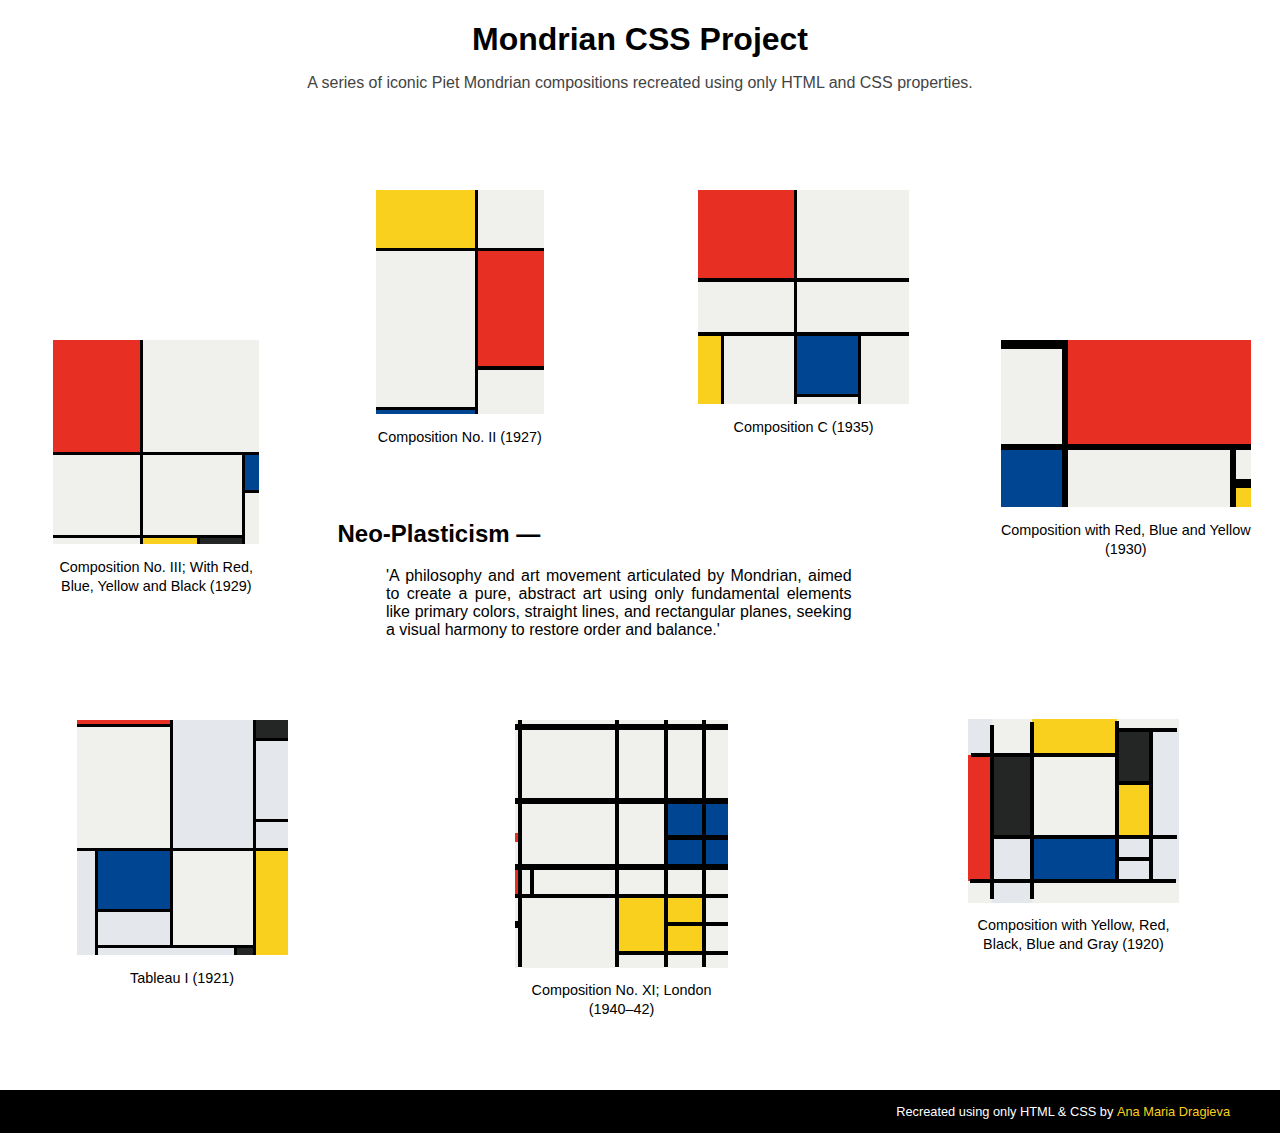
<file: index.html>
<!DOCTYPE html>
<html lang="en">
    <head>
        <meta charset="UTF-8" />
        <meta name="viewport" content="width=device-width, initial-scale=1.0"/>
        <title>Mondrian CSS</title>
        <link rel="stylesheet" href="style.css"/>
        <link rel="icon" type="image/png" href="favicon.png"/>
    </head>

    <body class="home">
        <div class="home-container">
            <div class="headline">
                <h1 class="home-title">Mondrian CSS Project</h1>
                <p class="home-description">
                    A series of iconic Piet Mondrian compositions recreated using only
                    HTML and CSS properties.
                </p>
            </div>
            <div class="subtext">
                <div class="subtext-title">
                    <h2>Neo-plasticism —</h2>
                </div>
                <div class="description">
                    <p>
                        'A philosophy and art movement articulated by Mondrian, 
                        aimed to create a pure, abstract art using only fundamental 
                        elements like primary colors, straight lines, and rectangular 
                        planes, seeking a visual harmony to restore order and balance.'
                    </p>
                </div>
            </div>

            <a href="mondrian-1.html" class="thumbnail-link mini1" onclick="zoomAndGo(event, this)">
                <div class="grid-container mondrian-thumbnail1">
                    <div class="one red"></div>
                    <div class="two white"></div>
                    <div class="three white"></div>
                    <div class="four white"></div>
                    <div class="five blue"></div>
                    <div class="six white"></div>
                    <div class="seven white"></div>
                    <div class="eight yellow"></div>
                    <div class="nine black"></div>
                </div>
                <p class="mondrian-title1">Composition No. III; With Red, Blue, Yellow and Black (1929)</p>
            </a>
            
            <a href="mondrian-2.html" class="thumbnail-link mini2" onclick="zoomAndGo(event, this)">
                <div class="grid-container mondrian-thumbnail2">
                    <div class="one yellow"></div>
                    <div class="two white"></div>
                    <div class="three white"></div>
                    <div class="four red"></div>
                    <div class="five white"></div>
                    <div class="six blue"></div>
                </div>
                <p class="mondrian-title2">Composition No. II (1927)</p>
            </a>

            <a href="mondrian-3.html" class="thumbnail-link mini3" onclick="zoomAndGo(event, this)">
                <div class="grid-container mondrian-thumbnail3">
                    <div class="one red"></div>
                    <div class="two white"></div>
                    <div class="three white"></div>
                    <div class="four white"></div>
                    <div class="five yellow"></div>
                    <div class="six white"></div>
                    <div class="seven blue"></div>
                    <div class="eight white"></div>
                    <div class="nine white"></div>
                </div>
                <p class="mondrian-title3">Composition C (1935)</p>
            </a>

            <a href="mondrian-4.html" class="thumbnail-link mini4" onclick="zoomAndGo(event, this)">
                <div class="grid-container mondrian-thumbnail4">
                    <div class="one white"></div>
                    <div class="two red"></div>
                    <div class="three blue"></div>
                    <div class="four white"></div>
                    <div class="five white"></div>
                    <div class="six yellow"></div>
                </div>
                <p class="mondrian-title4">Composition with Red, Blue and Yellow (1930)</p>
            </a>

            <a href="mondrian-5.html" class="thumbnail-link mini5" onclick="zoomAndGo(event, this)">
                <div class="grid-container mondrian-thumbnail5">
                    <div class="one red"></div>
                    <div class="two offwhite"></div>
                    <div class="three black"></div>
                    <div class="four white"></div>
                    <div class="five offwhite"></div>
                    <div class="six offwhite"></div>
                    <div class="seven offwhite"></div>
                    <div class="eight blue"></div>
                    <div class="nine white"></div>
                    <div class="ten yellow"></div>
                    <div class="eleven offwhite"></div>
                    <div class="twelve offwhite"></div>
                    <div class="thirteen black"></div>
                </div>
                <p class="mondrian-title5">Tableau I (1921)</p>
            </a>
            
            <a href="mondrian-6.html" class="thumbnail-link mini6" onclick="zoomAndGo(event, this)">
                <div class="grid-container mondrian-thumbnail6">
                    <div class="one offwhite"></div>
                    <div class="two white"></div>
                    <div class="three yellow"></div>
                    <div class="four white"></div>
                    <div class="five black"></div>
                    <div class="six offwhite"></div>
                    <div class="seven red"></div>
                    <div class="eight black"></div>
                    <div class="nine white"></div>
                    <div class="ten yellow"></div>
                    <div class="eleven offwhite"></div>
                    <div class="twelve blue"></div>
                    <div class="thirteen offwhite"></div>
                    <div class="fourteen offwhite"></div>
                    <div class="fifteen offwhite"></div>
                    <div class="sixteen white"></div>
                    <div class="seventeen offwhite"></div>
                    <div class="eighteen white"></div>
    
                    <div class="edge offwhite1"></div>
                    <div class="edge offwhite2"></div>
                    <div class="edge white1"></div>
                    <div class="edge white2"></div>
                    <div class="edge yellow1"></div>
                    <div class="edge yellow2"></div>
                    <div class="edge white3"></div>
                    <div class="edge white4"></div>
                    <div class="edge offwhite3"></div>
                    <div class="edge red1"></div>
                    <div class="edge red2"></div>
                    <div class="edge offwhite4"></div>
                    <div class="edge offwhite5"></div>
                    <div class="edge white5"></div>
                    <div class="edge white6"></div>
                    <div class="edge offwhite6"></div>
                    <div class="edge white7"></div>
                    <div class="edge white8"></div>
                </div>
                <p class="mondrian-title6">Composition with Yellow, Red, Black, Blue and Gray (1920)</p>
            </a>

            <a href="mondrian-7.html" class="thumbnail-link mini7" onclick="zoomAndGo(event, this)">
                <div class="grid-container mondrian-thumbnail7">
                    <div class="one white"></div>
                    <div class="two white"></div>
                    <div class="three white"></div>
                    <div class="four white"></div>
                    <div class="five white"></div>
                    <div class="six white thicker-line"></div>
                    <div class="seven white thicker-line"></div>
                    <div class="eight white thicker-line"></div>
                    <div class="nine white thicker-line"></div>
                    <div class="ten white thicker-line"></div>
                    <div class="eleven white thicker-line"></div>
                    <div class="twelve white thicker-line"></div>
                    <div class="thirteen white thicker-line"></div>
                    <div class="fourteen blue thicker-line"></div>
                    <div class="fifteen blue thicker-line"></div>
                    <div class="sixteen red"></div>
                    <div class="seventeen blue"></div>
                    <div class="eighteen blue"></div>
                    <div class="nineteen red thicker-line"></div>
                    <div class="twenty white thicker-line"></div>
                    <div class="twentyone white thicker-line"></div>
                    <div class="twentytwo white thicker-line"></div>
                    <div class="twentythree white thicker-line"></div>
                    <div class="twentyfour white thicker-line"></div>
                    <div class="twentyfive white"></div>
                    <div class="twentysix white"></div>
                    <div class="twentyseven yellow"></div>
                    <div class="twentyeight yellow"></div>
                    <div class="twentynine white"></div>
                    <div class="thirty white"></div>
    
                    <div class="thirtyone yellow"></div>
                    <div class="thirtytwo white"></div>
                    <div class="thirtythree white"></div>
                    <div class="thirtyfour white"></div>
                    <div class="thirtyfive white"></div>
                </div>
                <p class="mondrian-title7">Composition No. XI; London (1940–42)</p>
            </a>

        </div>

        <footer class="footer">
            <p>
                Recreated using only HTML & CSS by 
                <a href="https://github.com/anamariadragieva" target="_blank">Ana Maria Dragieva</a>
            </p>
        </footer>

        <script>
            // Reset zoom on back/refresh
            window.addEventListener('pageshow', () => {
                document.querySelectorAll('.grid-container.zoomed').forEach(el => {
                    el.classList.remove('zoomed');
                });
            });
    
            // Zoom and navigate
            function zoomAndGo(event, el) {
              event.preventDefault(); // Stop browser from navigating immediately
              const grid = el.querySelector('.grid-container');
              grid.classList.add('zoomed');
              setTimeout(() => {
                window.location.href = el.getAttribute('href');
              }, 600); // Match transition duration
            }
        </script>

    </body>

</html>
</file>
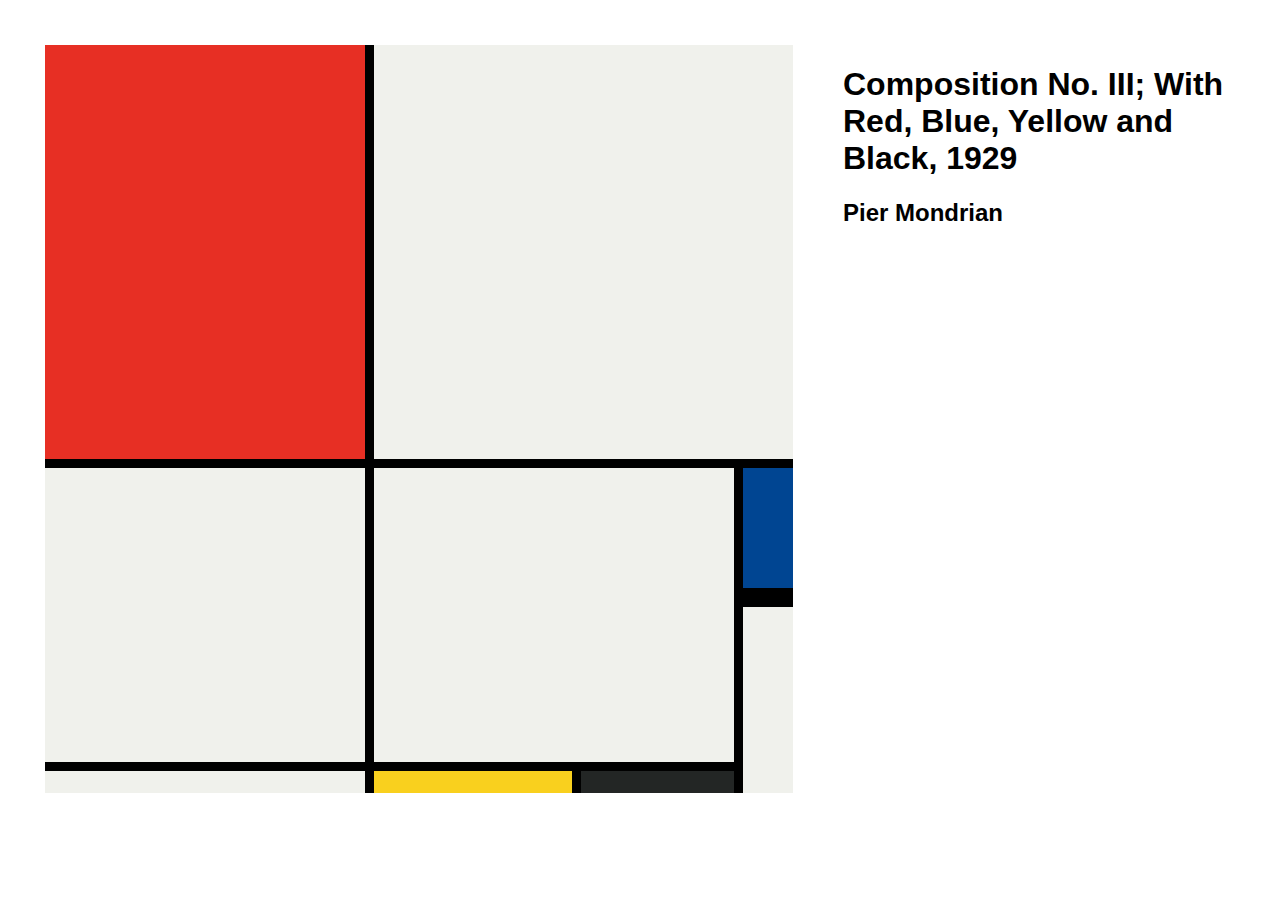
<file: mondrian-1.html>
<!DOCTYPE html>
<html lang="en">
    <head>
        <meta charset="UTF-8">
        <meta name="viewport" content="width=device-width, initial-scale=1.0">
        <title>Composition No. III; With Red, Blue, Yellow and Black, 1929</title>
        <link rel="stylesheet" href="./style.css"/>
        <link rel="icon" type="image/png" href="favicon.png"/>
    </head>

    <body class="mondrian-1">
        <div class="flex-container">
            <div class="grid-container main">
                <div class="one red"></div>
                <div class="two white"></div>
                <div class="three white"></div>
                <div class="four white"></div>
                <div class="five blue"></div>
                <div class="six white"></div>
                <div class="seven white"></div>
                <div class="eight yellow"></div>
                <div class="nine black"></div>
            </div>
            <div class="text">
                <h1 class="title">Composition No. III; With Red, Blue, Yellow and Black, 1929</h1>
                <h2 class="artist">Pier Mondrian</h2>
            </div>
        </div>

    </body>

</html>
</file>
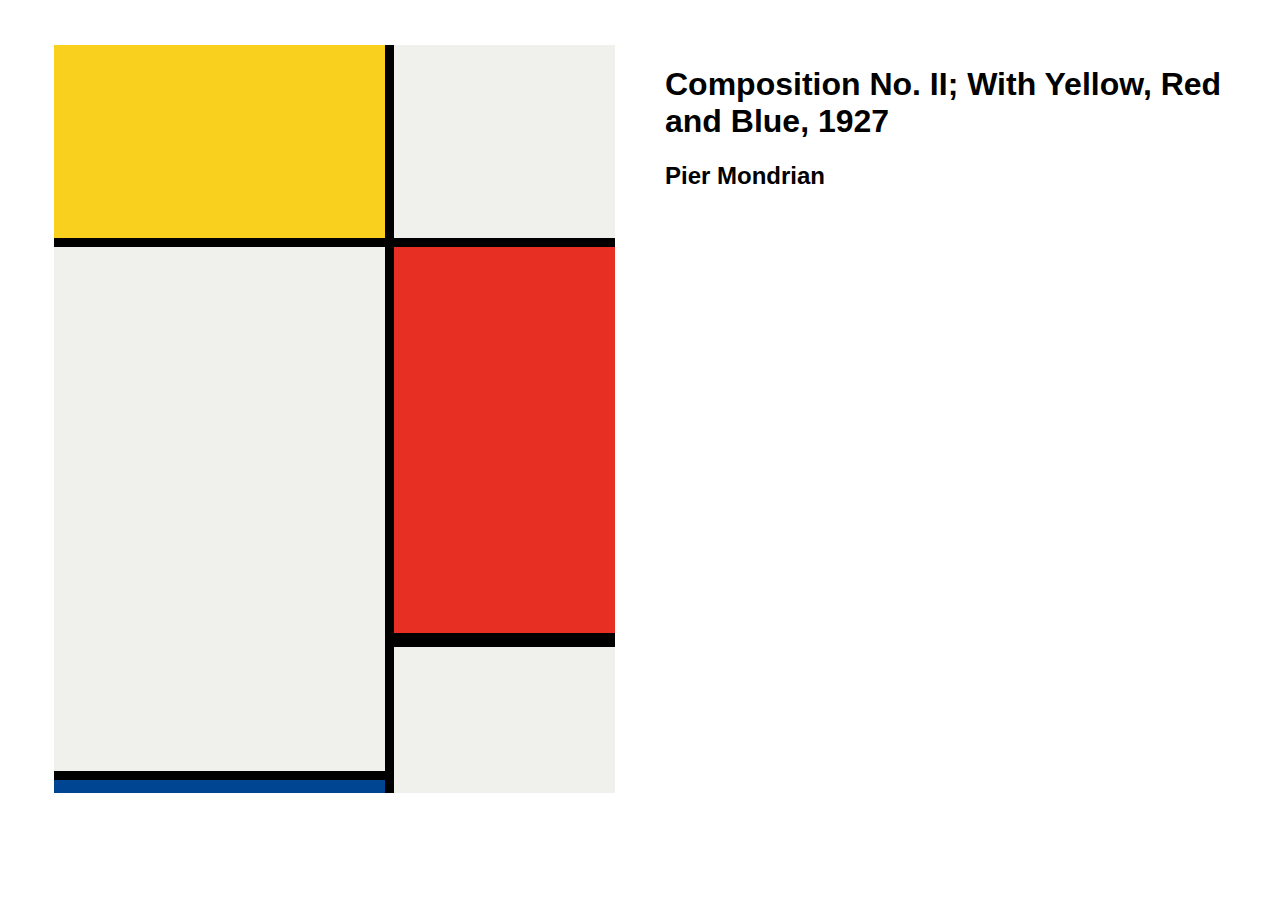
<file: mondrian-2.html>
<!DOCTYPE html>
<html lang="en">
    <head>
        <meta charset="UTF-8">
        <meta name="viewport" content="width=device-width, initial-scale=1.0">
        <title>Composition No. II; With Yellow, Red and Blue, 1927</title>
        <link rel="stylesheet" href="./style.css"/>
        <link rel="icon" type="image/png" href="favicon.png"/>
    </head>

    <body class="mondrian-2">
        <div class="flex-container">
            <div class="grid-container main">
                <div class="one yellow"></div>
                <div class="two white"></div>
                <div class="three white"></div>
                <div class="four red"></div>
                <div class="five white"></div>
                <div class="six blue"></div>
            </div>
            <div class="text">
                <h1 class="title">Composition No. II; With Yellow, Red and Blue, 1927</h1>
                <h2 class="artist">Pier Mondrian</h2>
            </div>
        </div>
    </body>

</html>
</file>
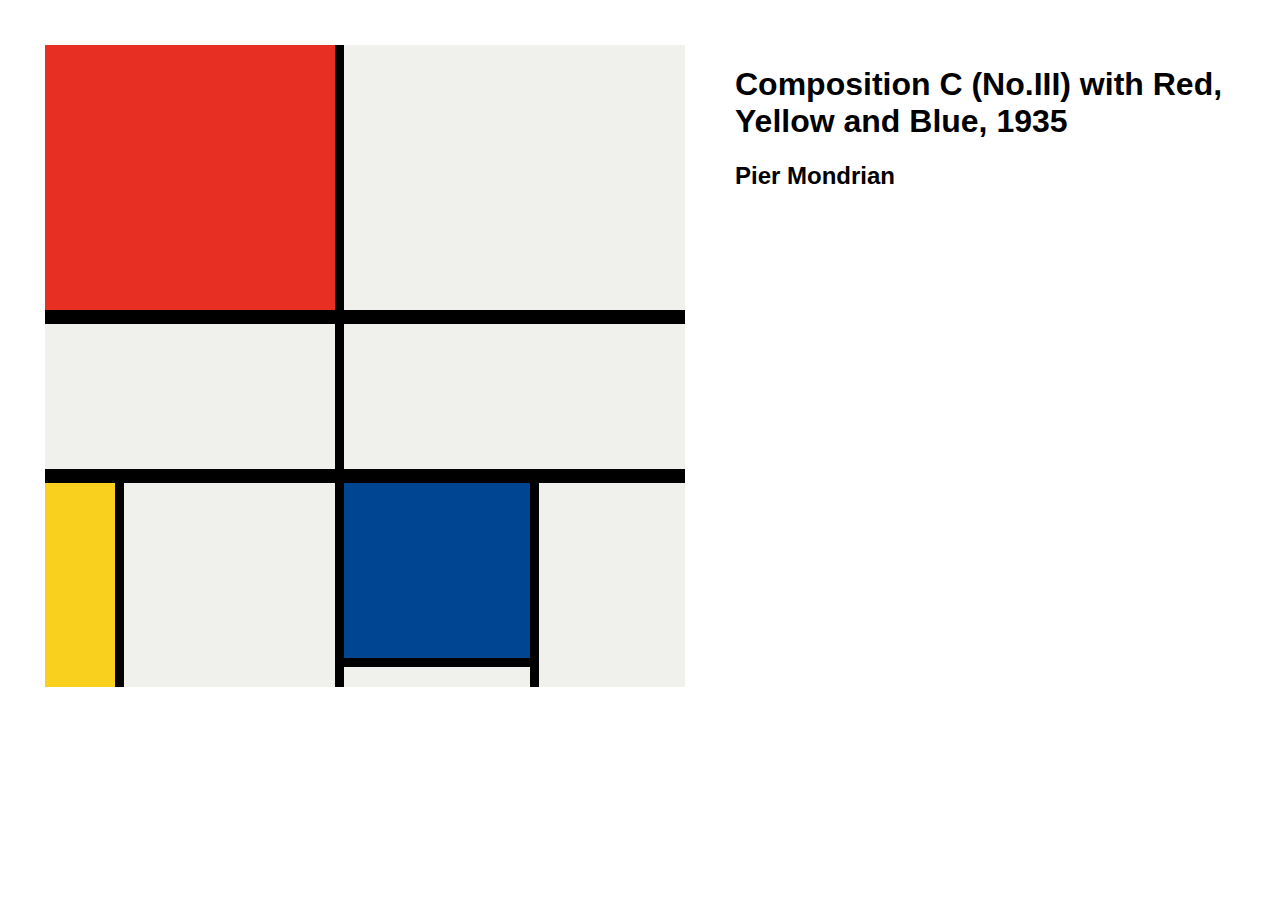
<file: mondrian-3.html>
<!DOCTYPE html>
<html lang="en">
    <head>
        <meta charset="UTF-8">
        <meta name="viewport" content="width=device-width, initial-scale=1.0">
        <title>Composition C (No.III) with Red, Yellow and Blue, 1935</title>
        <link rel="stylesheet" href="./style.css"/>
        <link rel="icon" type="image/png" href="favicon.png"/>
    </head>

    <body class="mondrian-3">
        <div class="flex-container">
            <div class="grid-container main">
                <div class="one red"></div>
                <div class="two white"></div>
                <div class="three white"></div>
                <div class="four white"></div>
                <div class="five yellow"></div>
                <div class="six white"></div>
                <div class="seven blue"></div>
                <div class="eight white"></div>
                <div class="nine white"></div>
            </div>
            <div class="text">
                <h1 class="title">Composition C (No.III) with Red, Yellow and Blue, 1935</h1>
                <h2 class="artist">Pier Mondrian</h2>
            </div>
        </div>
    </body>

</html>
</file>
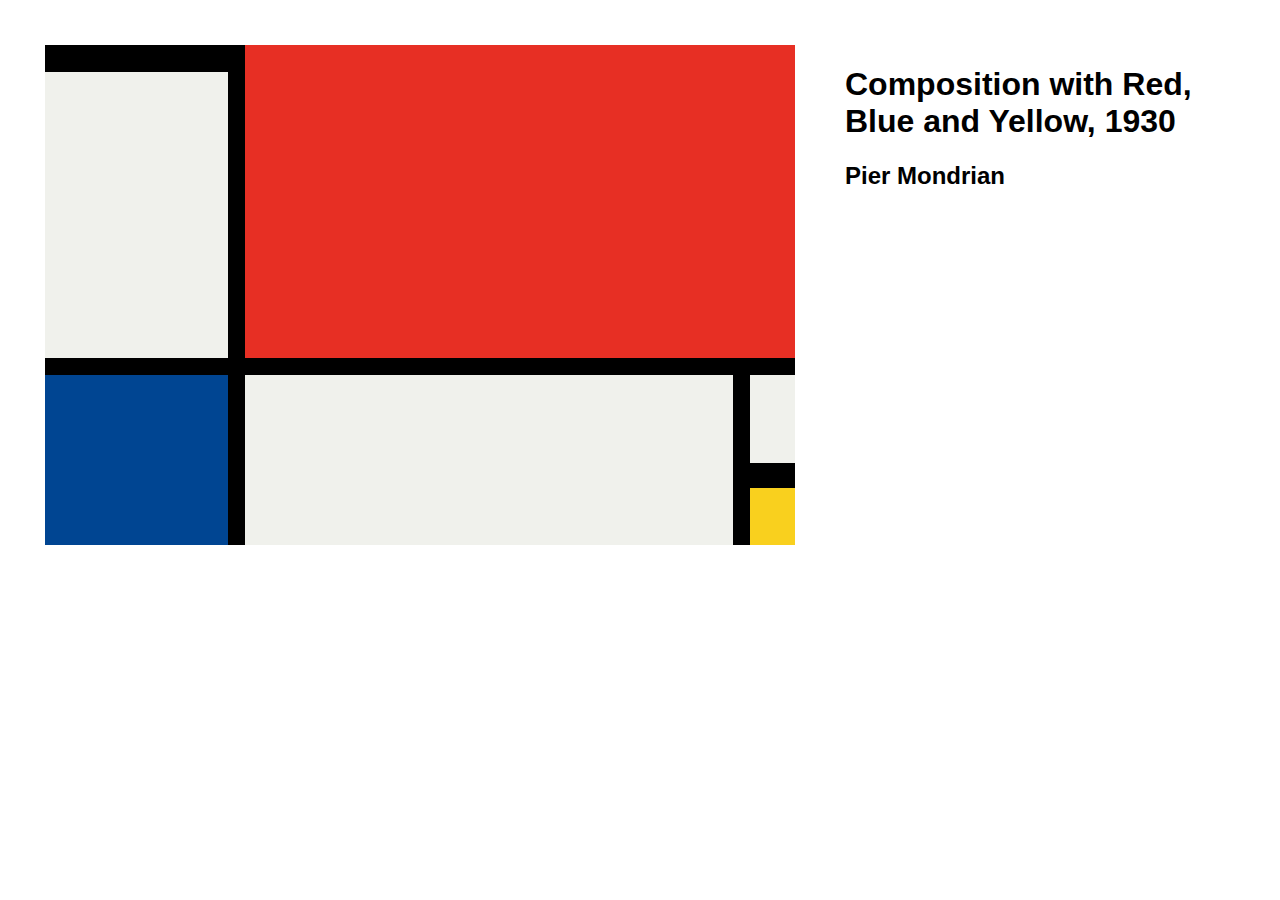
<file: mondrian-4.html>
<!DOCTYPE html>
<html lang="en">
    <head>
        <meta charset="UTF-8">
        <meta name="viewport" content="width=device-width, initial-scale=1.0">
        <title>Composition with Red, Blue and Yellow, 1930</title>
        <link rel="stylesheet" href="./style.css"/>
        <link rel="icon" type="image/png" href="favicon.png"/>
    </head>

    <body class="mondrian-4">
        <div class="flex-container">
            <div class="grid-container main">
                <div class="one white"></div>
                <div class="two red"></div>
                <div class="three blue"></div>
                <div class="four white"></div>
                <div class="five white"></div>
                <div class="six yellow"></div>
            </div>
            <div class="text">
                <h1 class="title">Composition with Red, Blue and Yellow, 1930</h1>
                <h2 class="artist">Pier Mondrian</h2>
            </div>
        </div>
    </body>

</html>
</file>
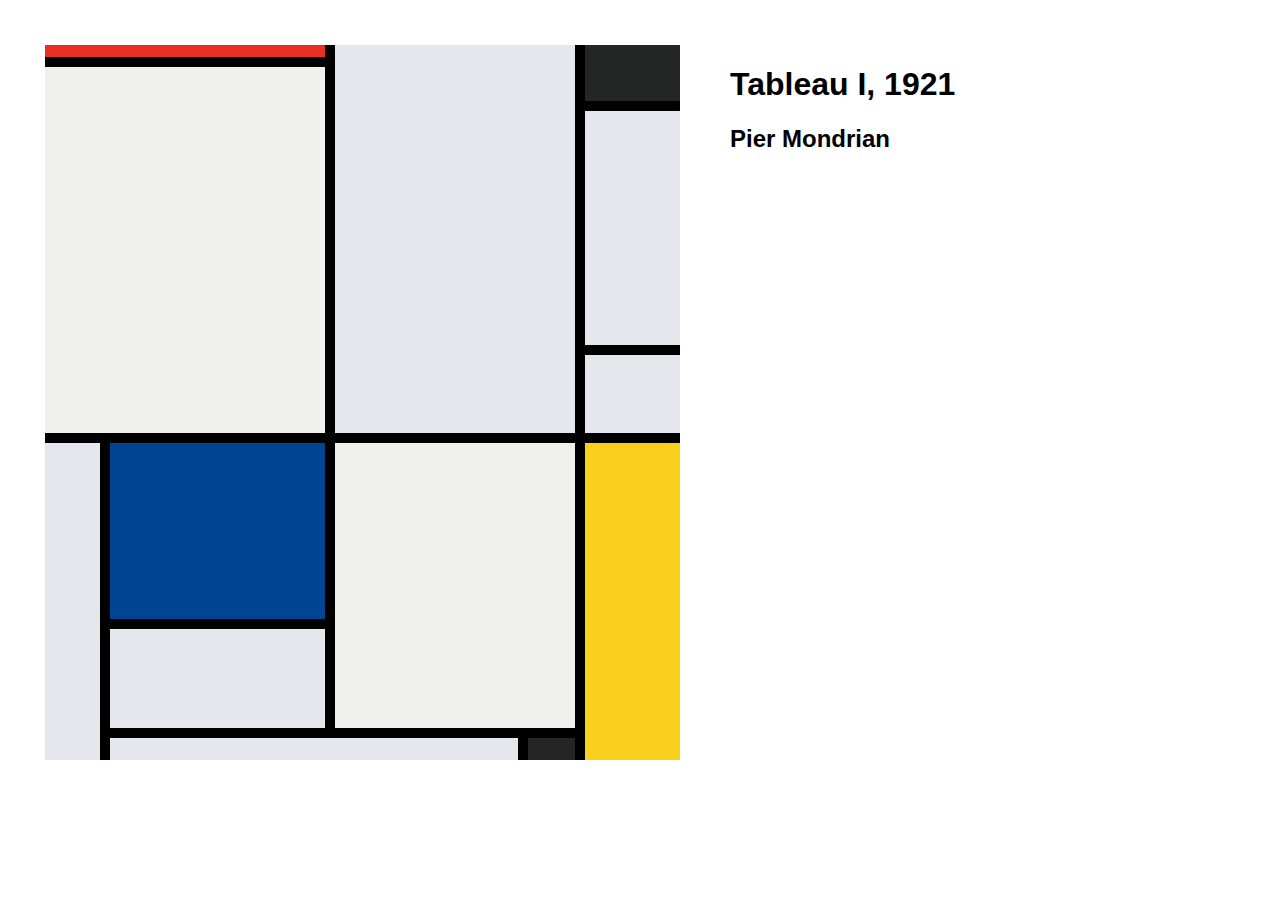
<file: mondrian-5.html>
<!DOCTYPE html>
<html lang="en">
    <head>
        <meta charset="UTF-8">
        <meta name="viewport" content="width=device-width, initial-scale=1.0">
        <title>Tableau I, 1921</title>
        <link rel="stylesheet" href="./style.css"/>
        <link rel="icon" type="image/png" href="favicon.png"/>
    </head>

    <body class="mondrian-5">
        <div class="flex-container">
            <div class="grid-container main">
                <div class="one red"></div>
                <div class="two offwhite"></div>
                <div class="three black"></div>
                <div class="four white"></div>
                <div class="five offwhite"></div>
                <div class="six offwhite"></div>
                <div class="seven offwhite"></div>
                <div class="eight blue"></div>
                <div class="nine white"></div>
                <div class="ten yellow"></div>
                <div class="eleven offwhite"></div>
                <div class="twelve offwhite"></div>
                <div class="thirteen black"></div>
            </div>
            <div class="text">
                <h1 class="title">Tableau I, 1921</h1>
                <h2 class="artist">Pier Mondrian</h2>
            </div>
        </div>
    </body>

</html>
</file>
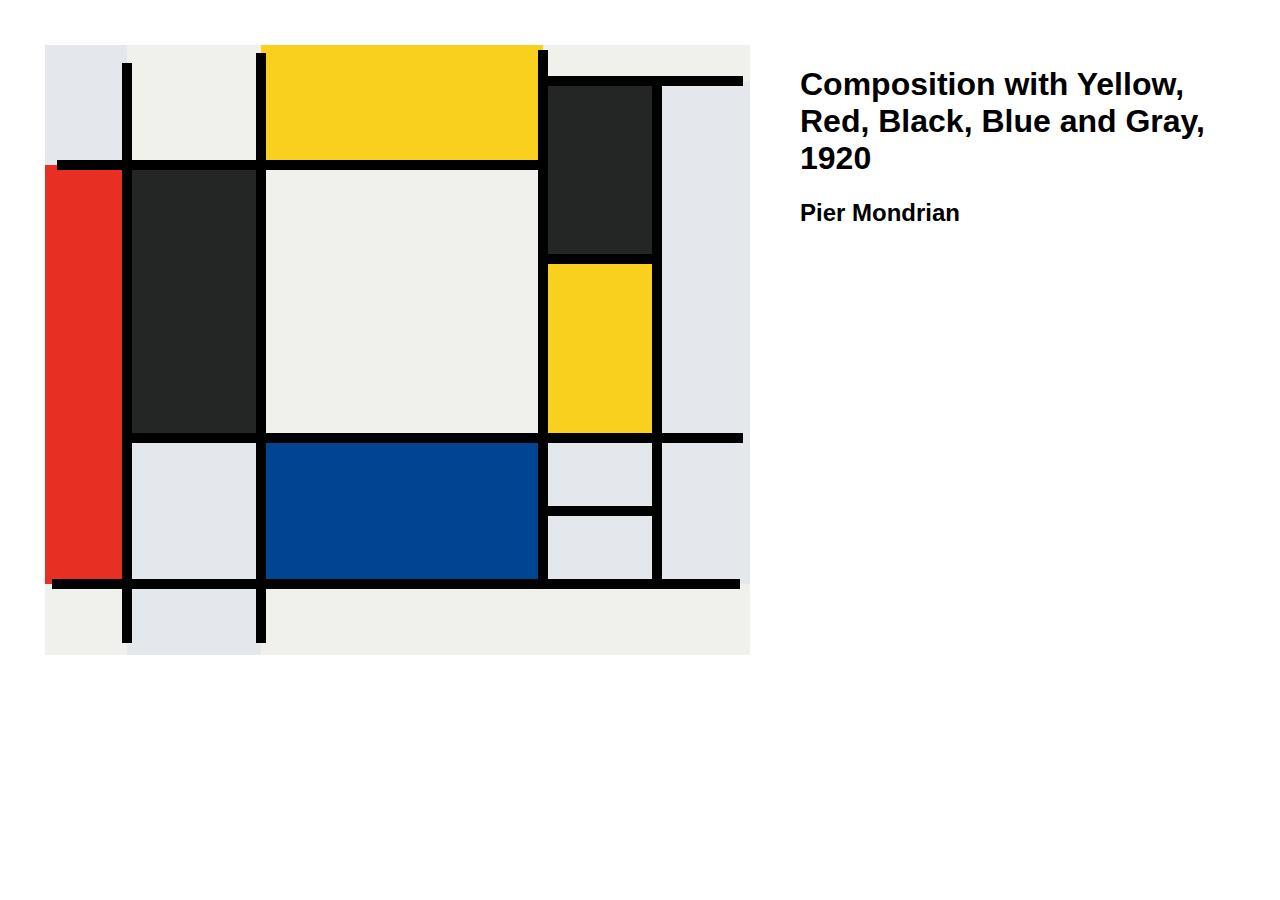
<file: mondrian-6.html>
<!DOCTYPE html>
<html lang="en">
    <head>
        <meta charset="UTF-8">
        <meta name="viewport" content="width=device-width, initial-scale=1.0">
        <title>Composition with Yellow, Red, Black, Blue and Gray, 1920</title>
        <link rel="stylesheet" href="./style.css"/>
        <link rel="icon" type="image/png" href="favicon.png"/>
    </head>

    <body class="mondrian-6">
        <div class="flex-container">
            <div class="grid-container main">
                <div class="one offwhite"></div>
                <div class="two white"></div>
                <div class="three yellow"></div>
                <div class="four white"></div>
                <div class="five black"></div>
                <div class="six offwhite"></div>
                <div class="seven red"></div>
                <div class="eight black"></div>
                <div class="nine white"></div>
                <div class="ten yellow"></div>
                <div class="eleven offwhite"></div>
                <div class="twelve blue"></div>
                <div class="thirteen offwhite"></div>
                <div class="fourteen offwhite"></div>
                <div class="fifteen offwhite"></div>
                <div class="sixteen white"></div>
                <div class="seventeen offwhite"></div>
                <div class="eighteen white"></div>

                <div class="edge offwhite1"></div>
                <div class="edge offwhite2"></div>
                <div class="edge white1"></div>
                <div class="edge white2"></div>
                <div class="edge yellow1"></div>
                <div class="edge yellow2"></div>
                <div class="edge white3"></div>
                <div class="edge white4"></div>
                <div class="edge offwhite3"></div>
                <div class="edge red1"></div>
                <div class="edge red2"></div>
                <div class="edge offwhite4"></div>
                <div class="edge offwhite5"></div>
                <div class="edge white5"></div>
                <div class="edge white6"></div>
                <div class="edge offwhite6"></div>
                <div class="edge white7"></div>
                <div class="edge white8"></div>
            </div>
            <div class="text">
                <h1 class="title">Composition with Yellow, Red, Black, Blue and Gray, 1920</h1>
                <h2 class="artist">Pier Mondrian</h2>
            </div>
        </div>
    </body>
    
</html>
</file>
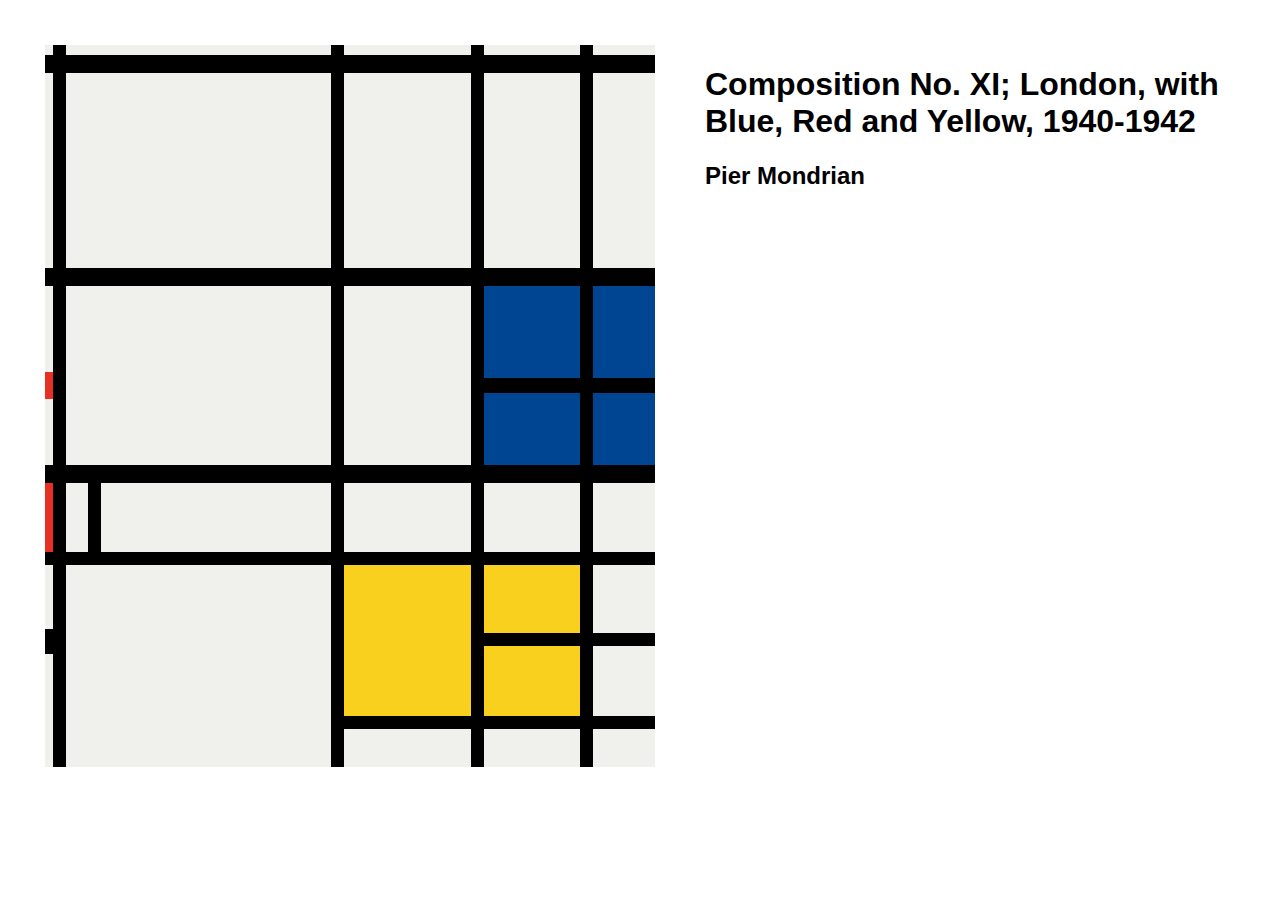
<file: mondrian-7.html>
<!DOCTYPE html>
<html lang="en">
    <head>
        <meta charset="UTF-8">
        <meta name="viewport" content="width=device-width, initial-scale=1.0">
        <title>Composition No. XI; London, with Blue, Red and Yellow, 1940-1942</title>
        <link rel="stylesheet" href="./style.css"/>
        <link rel="icon" type="image/png" href="favicon.png"/>
    </head>

    <body class="mondrian-7">
        <div class="flex-container">
            <div class="grid-container main">
                <div class="one white"></div>
                <div class="two white"></div>
                <div class="three white"></div>
                <div class="four white"></div>
                <div class="five white"></div>
                <div class="six white thicker-line"></div>
                <div class="seven white thicker-line"></div>
                <div class="eight white thicker-line"></div>
                <div class="nine white thicker-line"></div>
                <div class="ten white thicker-line"></div>
                <div class="eleven white thicker-line"></div>
                <div class="twelve white thicker-line"></div>
                <div class="thirteen white thicker-line"></div>
                <div class="fourteen blue thicker-line"></div>
                <div class="fifteen blue thicker-line"></div>
                <div class="sixteen red"></div>
                <div class="seventeen blue"></div>
                <div class="eighteen blue"></div>
                <div class="nineteen red thicker-line"></div>
                <div class="twenty white thicker-line"></div>
                <div class="twentyone white thicker-line"></div>
                <div class="twentytwo white thicker-line"></div>
                <div class="twentythree white thicker-line"></div>
                <div class="twentyfour white thicker-line"></div>
                <div class="twentyfive white"></div>
                <div class="twentysix white"></div>
                <div class="twentyseven yellow"></div>
                <div class="twentyeight yellow"></div>
                <div class="twentynine white"></div>
                <div class="thirty white"></div>

                <div class="thirtyone yellow"></div>
                <div class="thirtytwo white"></div>
                <div class="thirtythree white"></div>
                <div class="thirtyfour white"></div>
                <div class="thirtyfive white"></div>
            </div>
            
            <div class="text">
                <h1 class="title">Composition No. XI; London, with Blue, Red and Yellow, 1940-1942</h1>
                <h2 class="artist">Pier Mondrian</h2>
            </div>
        </div>
    </body>

</html>
</file>
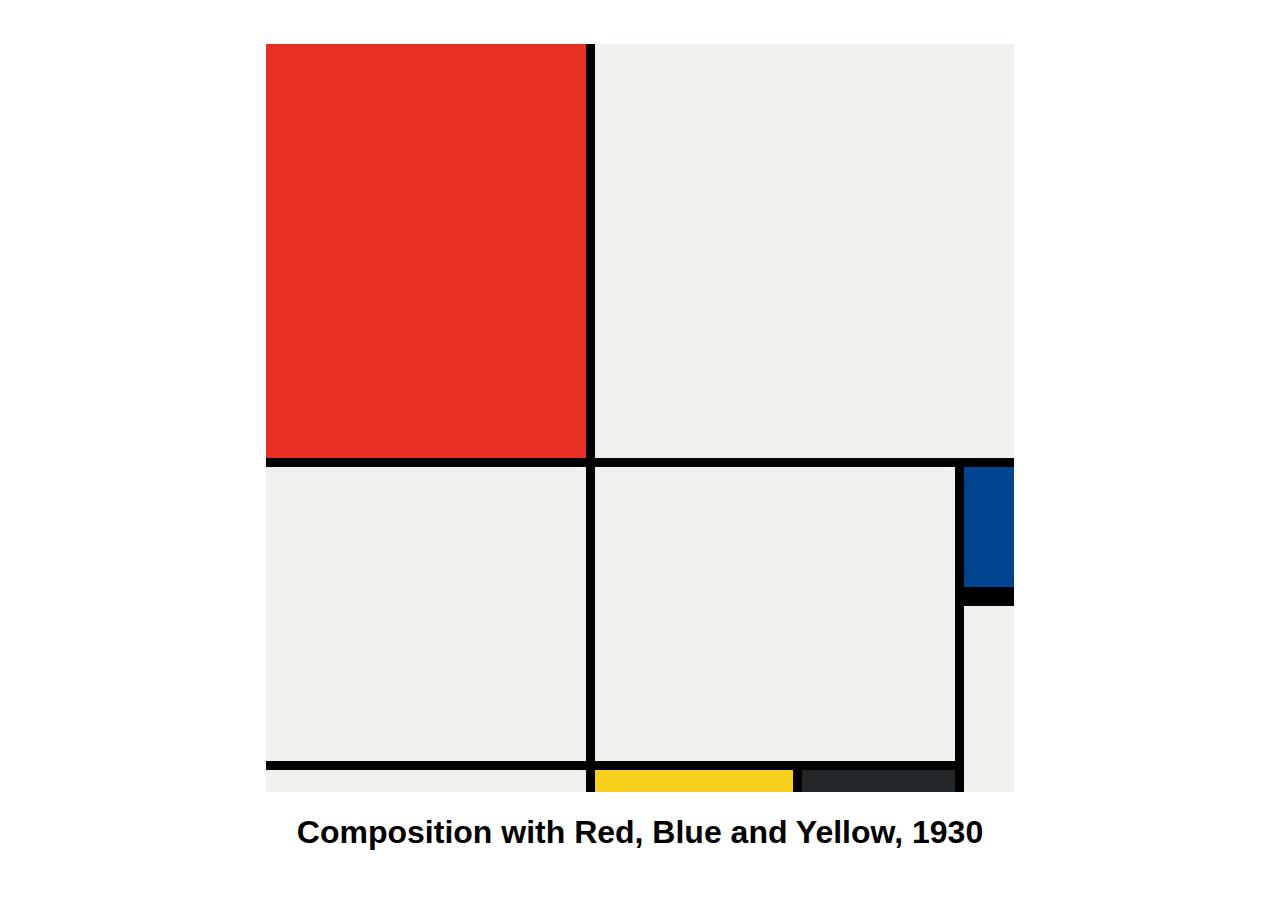
<file: red, blue, yellow.html>
<!DOCTYPE html>
<html lang="en">

<head>
  <meta charset="UTF-8">
  <meta name="viewport" content="width=device-width, initial-scale=1.0">
  <title>Mondrian Project</title>
  <style>

    .flex-container {
      display: flex;
      flex-direction: column;
      justify-content: center;
      height: 100vh;
      align-items: center;
    }
    .grid-container {
      background-color: #000;
      width: 748px;
      height: 748px;
      display: grid;
      grid-template-rows: 414px 130px 155px 22px;
      grid-template-columns: 320px 198px 153px 50px;
      gap: 9px;
    }

    .red {

      background-color: #E72F24;
    }

    .blue {
      background-color: #004592;
      margin-bottom: 10px
    }

    .yellow {
      background-color: #F9D01E;
    }

    .black {
      background-color: #232629;
    }

    .two {
      grid-column: span 3;
    }

    .three {
      grid-row: span 2;
    }

    .four {
      grid-column: span 2;
      grid-row: span 2;
    }

    .six {
      grid-row: span 2;
    }

    .white {
      background-color: #F0F1EC;
    }

    .title {
      font-size: 2rem;
      font-family: 'Lucida Sans', 'Lucida Sans Regular', 'Lucida Grande', 
      'Lucida Sans Unicode', Geneva, Verdana, sans-serif;
    }
  </style>
</head>

<body>
   <div class="flex-container">
    <div class="grid-container">
      <div class="one red"></div>
      <div class="two white"></div>
      <div class="three white"></div>
      <div class="four white"></div>
      <div class="five blue"></div>
      <div class="six white"></div>
      <div class="seven white"></div>
      <div class="eight yellow"></div>
      <div class="nine black"></div>
    </div>
    <div class="text">
      <h1 class="title">Composition with Red, Blue and Yellow, 1930</h1>
    </div>
  </div>
</body>

</html>
</file>
<file: style.css>
/* =========== HOME =========== */
/*        Mondrian CSS        */

body {
  margin: 0px;
}

.home-container {
  display: grid;
  width: auto;
  grid-template-columns: minmax(260px, 450px) minmax(260px, 450px) minmax(260px, 450px) minmax(260px, 450px);
  grid-template-rows: 150px minmax(105px, 140px) minmax(105px, 150px) minmax(50px, 80px) minmax(50px, 120px) minmax(155px, 190px) minmax(125px, 150px);
  gap: 10px;
  margin: 0px;
  justify-content: center;
  text-align: center;
  font-family: 'Lucida Sans', 'Lucida Sans Regular', 'Lucida Grande', 
  'Lucida Sans Unicode', Geneva, Verdana, sans-serif
}

.headline {
  grid-column: span 4;
}

.home-title {
  font-size: 2rem;
  margin-bottom: 10px;
}

.home-description {
  font-size: 1rem;
  color: #444;
}

.subtext {
  background-color: transparent;
  margin-left: 15px;
  grid-area: 4/2/6/4;
  display: grid;
  grid-template-columns: 0.5fr 2fr 3fr 1fr;
  grid-template-rows: 2fr 5fr;
  gap: 1px;
  transition: ease 0.5s;
}

.subtext:hover {
  transition: ease 0.5s;
  color: transparent;
  transform: scale(0.8);
}

.subtext-title {
  min-width: max-content;
  text-transform: capitalize;
  text-align: left;
  height: 20px;
  grid-column-start: 1;
  grid-column-end: 3;
  margin-top: 30px;
}

.description {
  min-width: min-content;
  text-align: justify;
  grid-area: 2/2/-1/4;
  padding-right: 10px;
  margin-top: 20px;
}

.footer {
  background-color: #000000;
  margin-top: 50px;
  padding: 1px 50px 1px 0px;
  color: #FFFFFF;
  text-align: end;
  font-size: 0.8rem;
  font-family: 'Lucida Sans', 'Lucida Sans Regular', 'Lucida Grande', 
  'Lucida Sans Unicode', Geneva, Verdana, sans-serif;
  position: relative;
  width: auto;
}

.footer a {
  color: #F9D01E;
  text-decoration: none;
  font-weight: 500;
}

.footer a:hover {
  color: #E72F24;
}

@media (max-width: 1116px) {

  .home-container {
    grid-template-columns: minmax(240px, 350px) minmax(240px, 350px) minmax(260px, 340px);
    grid-template-rows: 140px 330px 290px 330px;
    gap: 0px;
    margin: 0px;
    padding: 0px;
  }

  .headline {
    grid-column: span 3;
  }

  .thumbnail-link.mini1 {
    grid-area: 2/1/3/2;
    justify-self: center;
  }

  .thumbnail-link.mini2 {
    grid-area: 2/2/3/3;
  }

  .thumbnail-link.mini3 {
    grid-area: 2/3/3/4;
  }

  .thumbnail-link.mini4 {
    grid-area: 3/1/4/2;
  }

  .thumbnail-link.mini5 {
    grid-area: 4/1/5/2;
  }

  .thumbnail-link.mini6 {
    grid-area: 4/2/5/3;
    justify-self: center;
  }

  .thumbnail-link.mini7 {
    grid-area: 4/3/5/4;
  }
  
  .subtext {
    grid-area: 3/2/4/4;
  }

  .footer {
    padding: 1px 45px 1px 0px;
    font-size: 0.75rem;
  }

  .thumbnail-link:hover {
    transform: scale(1.25);
  }

}


@media (max-width: 946px) {

  .home-container {
    grid-template-columns: minmax(290px, 350px) minmax(290px, 350px);
    grid-template-rows: 140px 400px 350px 400px 360px;

    margin: 0px;
    padding: 0px;
    justify-content: space-around;
  }

  .headline {
    grid-column: span 2;
  }

  .thumbnail-link.mini1 {
    grid-area: 2/1/3/2;
    align-self: center;
    justify-self: end;
  }

  .thumbnail-link.mini2 {
    grid-area: 2/2/3/3;
    align-self: center;
  }

  .thumbnail-link.mini3 {
    grid-area: 3/1/4/2;
    justify-self: end;
  }

  .thumbnail-link.mini4 {
    grid-area: 3/2/4/3;
  }

  .thumbnail-link.mini5 {
    grid-area: 4/2/5/3;
    justify-self: center;
  }

  .thumbnail-link.mini6 {
    grid-area: 5/1/6/2;
    justify-self: end;
  }

  .thumbnail-link.mini7 {
    grid-area: 5/2/5/3;
    justify-self: center;
  }
  
  .subtext {
    width: 260px;
    justify-self: end;
    grid-area: 4/1/5/2;
    align-self: flex-start;
    margin-right: 20px;
  }

  .footer {
    padding: 1px 45px 1px 0px;
    font-size: 0.75rem;
  }

  .thumbnail-link:hover {
    transform: scale(1.2);
  }
}

@media (max-width: 640px) {

  .home-container {
    grid-template-columns: minmax(220px, 400px);
    grid-template-rows: 200px 450px 450px 340px 380px 350px 400px 390px 390px;

    margin: 20px;
    padding: 0px;
    justify-content: center;
  }

  .headline {
    grid-column: span 1;
  }

  .thumbnail-link.mini1 {
    grid-area: 2/1/3/2;
    align-self: center;
    justify-self: center;
  }

  .thumbnail-link.mini2 {
    width: 168px;
    grid-area: 3/1/4/2;
    align-self: center;
    justify-self: center;
  }

  .thumbnail-link.mini3 {
    width: 211px;
    grid-area: 4/1/5/2;
    justify-self: center;
  }

  .thumbnail-link.mini4 {
    justify-self: center;
    width: 210px;
    grid-area: 6/1/7/2;
  }

  .thumbnail-link.mini5 {
    width: 211px;
    grid-area: 7/1/8/2;
    justify-self: center;
  }

  .thumbnail-link.mini6 {
    width: 211px;
    grid-area: 8/1/9/2;
    justify-self: center;
    margin-left: 30px;
  }

  .thumbnail-link.mini7 {
    grid-area: 9/1/10/2;
    justify-self: center;
    width: 214px;
  }
  
  .subtext {
    width: 260px;
    justify-self: center;
    grid-area: 5/1/6/2;
    align-self: flex-start;
    margin-right: 20px;
  }

  .footer {
    padding: 1px 45px 1px 0px;
    font-size: 0.75rem;
  }

  .thumbnail-link:hover {
    transform: scale(1.1);
  }
  
}

/* -------------- thumbnail-1 -------------- */

.mini1 {
  grid-area: 3/1/5/2;
  justify-self: center;
}

.thumbnail-link {
  display: inline-block;
  text-align: center;
  text-decoration: none;
  margin: 30px;
  font-size: 0.9rem;
  color: #000;
  transition: transform 0.2s ease, color 0.2s ease;
  width: 206px;
  line-height: 1.3;
}

.thumbnail-link:hover {
  color: #E72F24;
  transform: scale(1.3);
  font-size: 0.95rem;
}

.mondrian-thumbnail1 {
  background-color: black;
  width: 206px;
  height: 204px;
  display: grid;
  grid-template-rows: 112px 35px 42px 6px;
  grid-template-columns: 87px 54px 42px 14px;
  gap: 3px;
  transition: transform 0.8s ease, background-color 0.4s ease;
  transform-origin: center;
}

.mondrian-thumbnail1 div {
  transition: ease 0.8s;
}

.mondrian-thumbnail1:hover {
  background-color: transparent;
  transform: scale(1.15);
}

.mondrian-thumbnail1 div:hover {
  transform: scale(1.3);
  rotate: -90deg;
  translate: 70%;
  transition: ease 0.8s;
}

.mondrian-thumbnail1.zoomed {
  transform: scale(10);
  translate: 150% -150%;
  animation: fadeToBlack 0.5s ease forwards 0.3s;
}

@keyframes fadeToBlack {
  from {
    background-color: transparent;
  }
  to {
    background-color: black;
  }
}

.mondrian-thumbnail1.zoomed div {
  animation: rotateBlocks 0.4s ease 0.2s;
}

@keyframes rotateBlocks {
  0% {
    rotate: 0deg;
  }
  100% {
    rotate: 45deg;
  }
}

.mondrian-thumbnail1.zoomed *:hover {
  transform: none !important;
  rotate: 0deg !important;
  transition: none !important;
  pointer-events: none;
}

/* Layout copied from mondrian-1 */
.mondrian-thumbnail1 .two {
  grid-column: span 3; 
}

.mondrian-thumbnail1 .three,
.mondrian-thumbnail1 .six {
  grid-row: span 2; 
}

.mondrian-thumbnail1 .four {
  grid-column: span 2;
  grid-row: span 2; 
}

/* Tiles changing color on hover - remove & use elsewhere
.mondrian-thumbnail1 .white:hover { background-color:  #E72F24; }
.mondrian-thumbnail1 .four.white:hover { background-color: #004592; }
.mondrian-thumbnail1 .red:hover { background-color: #F9D01E; }
.mondrian-thumbnail1 .black:hover { background-color: #004592; }
.mondrian-thumbnail1 .blue:hover { background-color: #e4e7eb; }
.mondrian-thumbnail1 .yellow:hover { background-color: #232625; }
 */


/* -------------- thumbnail-2 -------------- */

.mini2 {
  grid-area: 2/2/4/3;
  justify-self: center;
}

 .mondrian-thumbnail2 {
  background-color: black;
  width: 168px;
  height: 224px;
  display: grid;
  grid-template-rows: 1.5fr 3fr 1fr 0.1fr;
  grid-template-columns: 3fr 2fr;
  gap: 3px;
  transition: transform 0.8s ease, background-color 0.4s ease;
  transform-origin: center;
}

.mondrian-title2 {
  margin-left: 0px;
  width: 168px;
}

.mondrian-thumbnail2 div {
  transition: ease 0.8s;
}

.mondrian-thumbnail2:hover {
  background-color: transparent;
  transform: scale(1.15);
}

.mondrian-thumbnail2 div:hover {
  transform: scale(1.3);
  rotate: -90deg;
  translate: 70%;
  transition: ease 0.8s;
}

.mondrian-thumbnail2.zoomed {
  transform: scale(10);
  translate: 150% -150%;
  animation: fadeToBlack 0.5s ease forwards 0.3s;
}

@keyframes fadeToBlack {
  from {
    background-color: transparent;
  }
  to {
    background-color: black;
  }
}

.mondrian-thumbnail2.zoomed div {
  animation: rotateBlocks 0.4s ease 0.2s;
}

@keyframes rotateBlocks {
  0% {
    rotate: 0deg;
  }
  100% {
    rotate: 45deg;
  }
}

.mondrian-thumbnail2.zoomed *:hover {
  transform: none !important;
  rotate: 0deg !important;
  transition: none !important;
  pointer-events: none;
}

/* Layout copied from mondrian-2 */

.mondrian-thumbnail2 .three {
  grid-row: span 2;
}

.mondrian-thumbnail2 .five {
  grid-row: span 2;
  margin-top: 1px;
}


 /* -------------- thumbnail-3 -------------- */

 .mini3 {
  grid-area: 2/3/4/4;
  justify-self: center;
}

 .mondrian-thumbnail3 {
  background-color: black;
  width: 210.5px;
  height: 213.5px;
  display: grid;
  grid-template-rows: 88px 52px 58px 7px;
  grid-template-columns: 23px 70px 61px 48px;
  gap: 3px;
  transition: transform 0.8s ease, background-color 0.4s ease;
  transform-origin: center;
}

.mondrian-title3 {
  margin-left: 0px;
  width: 210.5px;
}

.mondrian-thumbnail3 div {
  transition: ease 0.8s;
}

.mondrian-thumbnail3:hover {
  background-color: transparent;
  transform: scale(1.15);
}

.mondrian-thumbnail3 div:hover {
  transform: scale(1.3);
  rotate: -90deg;
  translate: 70%;
  transition: ease 0.8s;
}

.mondrian-thumbnail3.zoomed {
  transform: scale(10);
  translate: 150% -150%;
  animation: fadeToBlack 0.5s ease forwards 0.3s;
}

@keyframes fadeToBlack {
  from {
    background-color: transparent;
  }
  to {
    background-color: black;
  }
}

.mondrian-thumbnail3.zoomed div {
  animation: rotateBlocks 0.4s ease 0.2s;
}

@keyframes rotateBlocks {
  0% {
    rotate: 0deg;
  }
  100% {
    rotate: 45deg;
  }
}

.mondrian-thumbnail3.zoomed *:hover {
  transform: none !important;
  rotate: 0deg !important;
  transition: none !important;
  pointer-events: none;
}

/* Layout copied from mondrian-3 */

.mondrian-thumbnail3 .red {
  grid-area: 1 / 1 / 2 / 3;
}

.mondrian-thumbnail3 .two {
  grid-column: span 2;
}

.mondrian-thumbnail3 .three,
.mondrian-thumbnail3 .four {
  grid-column: span 2;
  margin-top: 1px;
  margin-bottom: 1px;
}

.mondrian-thumbnail3 .yellow,
.mondrian-thumbnail3 .six,
.mondrian-thumbnail3 .eight {
  grid-row: span 2;
}

/* -------------- thumbnail-4 -------------- */

.mini4 {
  grid-area: 3/4/5/5;
  justify-self: center;
  padding-right: 40px;
}

 .mondrian-thumbnail4 {
  background-color: black;
  width: 250px;
  height: 167px;
  display: grid;
  grid-template-rows: 104px 32px 19px;
  grid-template-columns: 61px 162px 15px;
  gap: 6px;
  transition: transform 0.8s ease, background-color 0.4s ease;
  transform-origin: center;
}

.mondrian-title4 {
  margin-left: 0px;
  width: 250px;
}

.mondrian-thumbnail4 div {
  transition: ease 0.8s;
}

.mondrian-thumbnail4:hover {
  background-color: transparent;
  transform: scale(1.15);
}

.mondrian-thumbnail4 div:hover {
  transform: scale(1.3);
  rotate: -90deg;
  translate: 70%;
  transition: ease 0.8s;
}

.mondrian-thumbnail4.zoomed {
  transform: scale(10);
  translate: 150% -150%;
  animation: fadeToBlack 0.5s ease forwards 0.3s;
}

@keyframes fadeToBlack {
  from {
    background-color: transparent;
  }
  to {
    background-color: black;
  }
}

.mondrian-thumbnail4.zoomed div {
  animation: rotateBlocks 0.4s ease 0.2s;
}

@keyframes rotateBlocks {
  0% {
    rotate: 0deg;
  }
  100% {
    rotate: 45deg;
  }
}

.mondrian-thumbnail4.zoomed *:hover {
  transform: none !important;
  rotate: 0deg !important;
  transition: none !important;
  pointer-events: none;
}

/* Layout copied from mondrian-4 */

.mondrian-thumbnail4 .one {
  margin-top: 9px;
}

.mondrian-thumbnail4 .red {
  grid-column: span 2;
}

.mondrian-thumbnail4 .blue,
.mondrian-thumbnail4 .four {
  grid-row: span 2;
}

.mondrian-thumbnail4 .five {
  margin-bottom: 3px;
}

/* -------------- thumbnail-5 -------------- */

.mini5 {
  grid-area: 6/1/7/2;
  justify-self: end;
}

.mondrian-thumbnail5 {

  background-color: black;
  width: 211px;
  height: 235px;
  display: grid;
  grid-template-rows: 4px 11px 78px 26px 58px 33px 7px;
  grid-template-columns: 18px 72px 61px 16px 32px;
  gap: 3px;
  transition: transform 0.8s ease, background-color 0.4s ease;
  transform-origin: center;
}

.mondrian-title5 {
  margin-left: 0px;
  width: 211px;
}

.mondrian-thumbnail5 div {
  transition: ease 0.8s;
}

.mondrian-thumbnail5:hover {
  background-color: transparent;
  transform: scale(1.15);
}

.mondrian-thumbnail5 div:hover {
  transform: scale(1.3);
  rotate: -90deg;
  translate: 70%;
  transition: ease 0.8s;
}

.mondrian-thumbnail5.zoomed {
  transform: scale(10);
  translate: 150% -150%;
  animation: fadeToBlack 0.5s ease forwards 0.3s;
}

@keyframes fadeToBlack {
  from {
    background-color: transparent;
  }
  to {
    background-color: black;
  }
}

.mondrian-thumbnail5.zoomed div {
  animation: rotateBlocks 0.4s ease 0.2s;
}

@keyframes rotateBlocks {
  0% {
    rotate: 0deg;
  }
  100% {
    rotate: 45deg;
  }
}

.mondrian-thumbnail5.zoomed *:hover {
  transform: none !important;
  rotate: 0deg !important;
  transition: none !important;
  pointer-events: none;
}

/* Layout copied from mondrian-5 */

.mondrian-thumbnail5 .red {
  grid-column: span 2;
}

.mondrian-thumbnail5 .two {
  grid-area: 1 / 3 / 5 / -2;
}

.mondrian-thumbnail5 .black.three {
  grid-row: span 2;
}

.mondrian-thumbnail5 .four {
  grid-area: 2 / 1 / 5 / 3;
}

.mondrian-thumbnail5 .seven {
  grid-row: span 3;
}

.mondrian-thumbnail5 .nine {
  grid-area: 5 / 3 / -2 / -2;
}

.mondrian-thumbnail5 .yellow {
  grid-row: span 3;
}

.mondrian-thumbnail5 .twelve {
  grid-column: span 2;
}

/* -------------- thumbnail-6 -------------- */

.mini6 {
  grid-area: 6/-2/7/-1;
  justify-self: start;
  margin-left: 0px;
}

.mondrian-thumbnail6 {
  width: 211px;
  height: 182px;
  display: grid;
  grid-template-rows: 2px 1px 3px 5px 25px 28px 54px 22px 22px 18px 4px;
  grid-template-columns: 2px 1px 21px 40px 85px 34px 25px 1px 2px;
  gap: 0px;
  justify-content: center;
  align-content: center;
  background-color: black;
  transition: transform 0.8s ease, background-color 0.4s ease;
  transform-origin: center;
}

.mondrian-title6 {
  margin-left: 0px;
  width: 212px;
}

.mondrian-thumbnail6 div {
  transition: ease 0.8s;
}

.mondrian-thumbnail6:hover {
  background-color: transparent;
  transform: scale(1.15);
}

.mondrian-thumbnail6 div:hover {
  transform: scale(1.3);
  rotate: -90deg;
  translate: 70%;
  transition: ease 0.8s;
}

.mondrian-thumbnail6.zoomed {
  transform: scale(10);
  translate: 150% -150%;
  animation: fadeToBlack 0.5s ease forwards 0.3s;
}

@keyframes fadeToBlack {
  from {
    background-color: transparent;
  }
  to {
    background-color: black;
  }
}

.mondrian-thumbnail6.zoomed div {
  animation: rotateBlocks 0.4s ease 0.2s;
}

@keyframes rotateBlocks {
  0% {
    rotate: 0deg;
  }
  100% {
    rotate: 45deg;
  }
}

.mondrian-thumbnail6.zoomed *:hover {
  transform: none !important;
  rotate: 0deg !important;
  transition: none !important;
  pointer-events: none;
}

/* Layout copied from mondrian-5 */

.mondrian-thumbnail6 .one.offwhite {
  grid-area: 4/1/6/4;
  border: black solid;
  border-width: 0px 2px 2px 0px;
}

.mondrian-thumbnail6 .two {
  grid-area: 3/4/6/5;
  border: black solid;
  border-width: 0px 2px 2px 2px;
}

.mondrian-thumbnail6 .three.yellow {
  grid-area: 3/5/6/6;
  border: black solid;
  border-width: 0px 2px 2px 2px;
}

.mondrian-thumbnail6 .four.white {
  grid-area: 1/-5/5/-2;
  border: black solid;
  border-width: 0px 0px 2px 2px;
}

.mondrian-thumbnail6 .five.black {
  grid-area: 5/-5/7/-4;
  border: black solid 2px;
}

.mondrian-thumbnail6 .six.offwhite {
  grid-area: 5/-4/8/-2;
  border: black solid;
  border-width: 2px 0px 2px 2px;
}

.mondrian-thumbnail6 .seven.red {
  grid-area: 6/3/10/4;
  border: black solid;
  border-width: 2px 2px 2px 0px;
}

.mondrian-thumbnail6 .eight.black {
  grid-area: 6/4/8/5;
  border: black solid 2px;
}

.mondrian-thumbnail6 .nine {
  grid-area: 6/5/8/6;
  border: black solid 2px;
}

.mondrian-thumbnail6 .ten.yellow {
  grid-area: 7/6/8/7;
  border: black solid 2px;
}

.mondrian-thumbnail6 .eleven {
  grid-area: 8/4/10/5;
  border: black solid 2px;
}

.mondrian-thumbnail6 .twelve.blue {
  grid-area: 8/5/10/6;
  border: black solid 2px;
}

.mondrian-thumbnail6 .thirteen {
  grid-area: 8/6/9/7;
  border: black solid 2px;
}

.mondrian-thumbnail6 .fourteen {
  grid-area: 8/-4/10/-3;
  border: black solid;
  border-width: 2px 0px 2px 2px;
}

.mondrian-thumbnail6 .fifteen {
  grid-area: 9/6/10/7;
  border: black solid 2px;
}

.mondrian-thumbnail6 .sixteen {
  grid-area: 10/2/11/4;
  border: black solid;
  border-width: 2px 2px 0px 0px;
}

.mondrian-thumbnail6 .seventeen {
  grid-area: 10/4/11/5;
  border: black solid;
  border-width: 2px 2px 0px 2px;
}

.mondrian-thumbnail6 .eighteen {
  grid-area: 10/5/11/8;
  border: black solid;
  border-width: 2px 0px 0px 2px;
}

.mondrian-thumbnail6 .edge.offwhite1 {
  background-color: #e4e7eb;
  grid-area: 1/1/4/4;
}

.mondrian-thumbnail6 .edge.offwhite2 {
  background-color: #e4e7eb;
  grid-area: 4/1/6/3;
}

.mondrian-thumbnail6 .edge.white1 {
  background-color: #F0F1EC;
  grid-area: 1/4/3/5;
}

.mondrian-thumbnail6 .edge.white2 {
  background-color: #F0F1EC;
  grid-area: 3/4/4/5;
  border-right: black solid 2px;
}

.mondrian-thumbnail6 .edge.yellow1 {
  background-color: #F9D01E;
  grid-area: 1/5/2/6;
}

.mondrian-thumbnail6 .edge.yellow2 {
  background-color: #F9D01E;
  grid-area: 2/5/3/6;
  border-right: black solid 2px;
}

.mondrian-thumbnail6 .edge.white3 {
  background-color: #F0F1EC;
  grid-area: 1/-3/2/-5;
}

.mondrian-thumbnail6 .edge.white4 {
  background-color: #F0F1EC;
  grid-area: 1/-2/5/-1;
}

.mondrian-thumbnail6 .edge.offwhite3 {
  background-color: #e4e7eb;
  grid-area: 5/-2/8/-1;
}

.mondrian-thumbnail6 .edge.red1 {
  background-color: #E72F24;
  grid-area: 6/1/10/2;
}

.mondrian-thumbnail6 .edge.red2 {
  background-color: #E72F24;
  grid-area: 6/2/10/3;
  border-bottom: black solid 2px;
}

.mondrian-thumbnail6 .edge.offwhite4 {
  background-color: #e4e7eb;
  grid-area: 8/-2/10/-1;
}

.mondrian-thumbnail6 .edge.offwhite5 {
  background-color: #e4e7eb;
  grid-area: 8/-3/10/-2;
  border-top: black solid 2px;
}

.mondrian-thumbnail6 .edge.white5 {
  background-color: #F0F1EC;
  grid-area: 10/1/12/2;
}

.mondrian-thumbnail6 .edge.white6 {
  background-color: #F0F1EC;
  grid-area: 11/2/12/4;
}

.mondrian-thumbnail6 .edge.offwhite6 {
  background-color: #e4e7eb;
  grid-area: 11/4/12/5;
}

.mondrian-thumbnail6 .edge.white7 {
  background-color: #F0F1EC;
  grid-area: 11/5/12/-1;
}

.mondrian-thumbnail6 .edge.white8 {
  background-color: #F0F1EC;
  grid-area: 10/-3/12/-1;
}

/* -------------- thumbnail-7 -------------- */

.mini7 {
  width: 250px;
  justify-self: center;
  grid-area: 6/2/8/4;
}

.mondrian-thumbnail7 {
  background-color: black;
  width: 213px;
  height: 247px;
  display: grid;
  grid-template-rows: 4px 70px 27px 2px 3px 7px 7px 26px 24px 25px 13px;
  grid-template-columns: 3px 8px 81px 45px 34px 22px;
  gap: 4px;
  transition: transform 0.8s ease, background-color 0.4s ease;
  transform-origin: center;
}

.mondrian-title7 {
  margin-left: 0px;
  width: 213px;
}

.mondrian-thumbnail7 div {
  transition: ease 0.8s;
}

.mondrian-thumbnail7:hover {
  background-color: transparent;
  transform: scale(1.15);
}

.mondrian-thumbnail7 div:hover {
  transform: scale(1.3);
  rotate: -90deg;
  translate: 70%;
  transition: ease 0.8s;
}

.mondrian-thumbnail7.zoomed {
  transform: scale(10);
  translate: 150% -150%;
  animation: fadeToBlack 0.5s ease forwards 0.3s;
}

@keyframes fadeToBlack {
  from {
    background-color: transparent;
  }
  to {
    background-color: black;
  }
}

.mondrian-thumbnail7.zoomed div {
  animation: rotateBlocks 0.4s ease 0.2s;
}

@keyframes rotateBlocks {
  0% {
    rotate: 0deg;
  }
  100% {
    rotate: 45deg;
  }
}

.mondrian-thumbnail7.zoomed *:hover {
  transform: none !important;
  rotate: 0deg !important;
  transition: none !important;
  pointer-events: none;
}

/* Layout copied from mondrian-7 */

.mondrian-thumbnail7 .thicker-line {
  border-top: black solid 2px;
}

.mondrian-thumbnail7 .two {
  grid-column: span 2;
}

.mondrian-thumbnail7 .seven {
  grid-column: span 2;
}

.mondrian-thumbnail7 .eleven.white {
  grid-area: 3/1/8/2;
}

.mondrian-thumbnail7 .twelve {
  grid-area: 3/2/8/4;
}

.mondrian-thumbnail7 .thirteen {
  grid-row: span 5;
}

.mondrian-thumbnail7 .fourteen.blue {
  grid-row: span 2;
}

.mondrian-thumbnail7 .fifteen.blue {
  grid-row: span 2;
}

.mondrian-thumbnail7 .sixteen.red {
  grid-area: 4/1/6/2;
}

.mondrian-thumbnail7 .seventeen.blue {
  grid-row: span 3;
  border-top: black solid 0.7px;
}

.mondrian-thumbnail7 .eighteen.blue {
  grid-row: span 3;
  border-top: black solid 0.7px;
}

.mondrian-thumbnail7 .twentyfive.white {
  border-bottom: black solid 1.4px;
}

.mondrian-thumbnail7 .twentysix.white {
  grid-area: 9/2/-1/4;
}

.mondrian-thumbnail7 .twentyseven.yellow {
  grid-row: span 2;
}

.mondrian-thumbnail7 .thirty {
  grid-row: span 2;
  border-top: black solid 2.8px;
}


/* ================ ALL MONDRIAN PAGES ================ */
/* ------------------- TRANSITIONS ------------------- */

.grid-container.main {
  transform-origin: center;
  animation: backgroundFadeZoomOut 1s ease forwards;
}

@keyframes backgroundFadeZoomOut {
  0% {
    background-color: #000000;
    transform: scale(10);
    opacity: 0;
  }

  100% {
    background-color: #000000;
    transform: scale(1);
    opacity: 1;
  }
}

.grid-container.main div {
  animation: rotateColors 1.8s ease forwards;
}

@keyframes rotateColors {
  0% {
    rotate: -45deg;
  }

  100% {
    rotate: 0deg;
  }
}

.grid-container.main .white {
  animation: rotateWhites 1s ease forwards;
}

@keyframes rotateWhites {
  0% {
    rotate: -45deg;
    motion-rotation: reverse;
  }

  100% {
    rotate: 0deg;
    motion-rotation: reverse;
  }
}

.grid-container.main .five {
  animation: rotateFives 2.5s ease forwards;
}

@keyframes rotateFives {
  0% {
    rotate: -45deg;
  }

  100% {
    rotate: 0deg;
  }
}


/* On Hover transitions on All Mondrian Pages */

.grid-container.main div {
  transition: ease 0.8s;
}

.grid-container.main div:hover {
  transform: scale(0.50);
  transition: ease 0.7s;
}


/* ======================== MONDRIAN 1 ======================== */
/* Composition No. III; With Red, Blue, Yellow and Black, 1929 */

.flex-container {
  display: flex;
  align-items: flex-start;
  justify-content: center;
  gap: 50px;
  flex-basis: 0;
  margin: 45px;
}

.mondrian-1 .grid-container {
  background-color: #000000;
  width: 748px;
  height: 748px;
  display: grid;
  grid-template-rows: 414px 130px 155px 22px;
  grid-template-columns: 320px 198px 153px 50px;
  gap: 9px;
}

.red {
  background-color: #E72F24;
}

.mondrian-1 .blue {
  background-color: #004592;
  margin-bottom: 10px
}

.yellow {
  background-color: #F9D01E;
}

.black {
  background-color: #232625;
}

.mondrian-1 .two {
  grid-column: span 3;
}

.mondrian-1 .three {
  grid-row: span 2;
}

.mondrian-1 .four {
  grid-column: span 2;
  grid-row: span 2;
}

.mondrian-1 .six {
  grid-row: span 2;
}

.white {
  background-color: #F0F1EC;
}

.text {
  font-size: 1rem;
  font-family: 'Lucida Sans', 'Lucida Sans Regular', 'Lucida Grande', 
  'Lucida Sans Unicode', Geneva, Verdana, sans-serif;
}

.mondrian-1 .text {
  width: 748px;
}

@media (max-width: 1000px) {

  .flex-container {
    flex-direction: column;
    justify-content: center;
    align-items: flex-start;
    gap: 0px;
    margin: 45px;
  }
}


/* ==================== MONDRIAN 2 ==================== */
/* Composition: No. II, With Yellow, Red and Blue, 1927 */

.mondrian-2 .grid-container {
  flex-shrink: 0;

  display: grid;
  width: 561px;
  height: 748px;
  background-color: black;
  grid-template-rows: 1.5fr 3fr 1fr 0.1fr;
  grid-template-columns: 3fr 2fr;
  gap: 9px
}

.mondrian-2 .three {
  grid-row: span 2;
}

.mondrian-2 .five {
  grid-row: span 2;
  margin-top: 5px;
}

.blue {
  background-color: #004592;
}

.mondrian-2 .text {
  width: 561px;
}


/* ===================== MONDRIAN 3 ===================== */
/* Composition C (No.III) with Red, Yellow and Blue, 1935 */

.mondrian-3 .grid-container {
  background-color: #000;
  width: 640px;
  height: 642px;
  display: grid;
  grid-template-rows: 265px 155px 175px 20px;
  grid-template-columns: 70px 211px 186px 146px;
  gap: 9px;
}

.mondrian-3 .red {
  grid-area: 1 / 1 / 2 / 3;
}

.mondrian-3 .two {
  grid-column: span 2;
}

.mondrian-3 .three,
.mondrian-3 .four {
  grid-column: span 2;
  margin-top: 5px;
  margin-bottom: 5px;
}

.mondrian-3 .yellow {
  grid-row: span 2;
}

.mondrian-3 .six {
  grid-row: span 2;
}

.mondrian-3 .eight {
  grid-row: span 2;
}

.mondrian-3 .text {
  width: 640px;
}


/* ================ MONDRIAN 4 ================ */
/* Composition with Red, Blue and Yellow, 1930 */

.mondrian-4 .grid-container {
  background-color: #000;
  width: 750px;
  height: 500px;
  display: grid;
  grid-template-rows: 313px 96px 57px;
  grid-template-columns: 183px 488px 45px;
  gap: 17px;
}

.mondrian-4 .one {
  margin-top: 27px;
}

.mondrian-4 .red {
  grid-column: span 2;
}

.mondrian-4 .blue {
  grid-row: span 2;
}

.mondrian-4 .four {
  grid-row: span 2;
}

.mondrian-4 .five {
  margin-bottom: 8px;
}

.mondrian-1 .text {
  width: 750px;
}

/* ============ MONDRIAN 5 ============ */
/* Tableau I, 1921 */

.mondrian-5 .grid-container {
  background-color: #000;
  width: 635px;
  height: 715px;
  display: grid;
  grid-template-rows: 12px 34px 234px 78px 176px 99px 22px;
  grid-template-columns: 55px 215px 183px 47px 95px;
  gap: 10px;
}

.mondrian-5 .red {
  grid-column: span 2;
}

.offwhite {
  background-color: #e4e7eb;
}

.mondrian-5 .two {
  grid-area: 1 / 3 / 5 / -2;
}

.mondrian-5 .black.three {
  grid-row: span 2;
}

.mondrian-5 .four {
  grid-area: 2 / 1 / 5 / 3;
}

.mondrian-5 .seven {
  grid-row: span 3;
}

.mondrian-5 .nine {
  grid-area: 5 / 3 / -2 / -2;
}

.mondrian-5 .yellow {
  grid-row: span 3;
}

.mondrian-5 .twelve {
  grid-column: span 2;
}

.mondrian-5 .text {
  width: 630px;
}


/* ====================== MONDRIAN 6 ====================== */
/* Composition with Yellow, Red, Black, Blue and Gray, 1920 */

.mondrian-6 .grid-container {
  width: 705px;
  height: 610px;
  display: grid;
  grid-template-rows: 5px 3px 10px 18px 84px 94px 179px 73px 73px 59px 12px;
  grid-template-columns: 7px 5px 70px 134px 282px 114px 83px 3px 7px;
  gap: 0px;
  justify-content: center;
  align-content: center;
}

.mondrian-6 .one.offwhite {
  grid-area: 4/1/6/4;
  border: black solid;
  border-width: 0px 5px 5px 0px;
}

.mondrian-6 .two {
  grid-area: 3/4/6/5;
  border: black solid;
  border-width: 0px 5px 5px 5px;
}

.mondrian-6 .three.yellow {
  grid-area: 3/5/6/6;
  border: black solid;
  border-width: 0px 5px 5px 5px;
}

.mondrian-6 .four.white {
  grid-area: 1/-5/5/-2;
  border: black solid;
  border-width: 0px 0px 5px 5px;
}

.mondrian-6 .five.black {
  grid-area: 5/6/7/7;
  border: black solid 5px;
}

.mondrian-6 .six.offwhite {
  grid-area: 5/-4/8/-2;
  border: black solid;
  border-width: 5px 0px 5px 5px;
}

.mondrian-6 .seven.red {
  grid-area: 6/3/10/4;
  border: black solid;
  border-width: 5px 5px 5px 0px;
}

.mondrian-6 .eight.black {
  grid-area: 6/4/8/5;
  border: black solid 5px;
}

.mondrian-6 .nine {
  grid-area: 6/5/8/6;
  border: black solid 5px;
}

.mondrian-6 .ten.yellow {
  grid-area: 7/6/8/7;
  border: black solid 5px;
}

.mondrian-6 .eleven {
  grid-area: 8/4/10/5;
  border: black solid 5px;
}

.mondrian-6 .twelve.blue {
  grid-area: 8/5/10/6;
  border: black solid 5px;
}

.mondrian-6 .thirteen {
  grid-area: 8/6/9/7;
  border: black solid 5px;
}

.mondrian-6 .fourteen {
  grid-area: 8/-4/10/-3;
  border: black solid;
  border-width: 5px 0px 5px 5px;
}

.mondrian-6 .fifteen {
  grid-area: 9/6/10/7;
  border: black solid 5px;
}

.mondrian-6 .sixteen {
  grid-area: 10/2/11/4;
  border: black solid;
  border-width: 5px 5px 0px 0px;
}

.mondrian-6 .seventeen {
  grid-area: 10/4/11/5;
  border: black solid;
  border-width: 5px 5px 0px 5px;
}

.mondrian-6 .eighteen {
  grid-area: 10/5/11/8;
  border: black solid;
  border-width: 5px 0px 0px 5px;
}

.mondrian-6 .edge.offwhite1 {
  background-color: #e4e7eb;
  grid-area: 1/1/4/4;
}

.mondrian-6 .edge.offwhite2 {
  background-color: #e4e7eb;
  grid-area: 4/1/6/3;
}

.mondrian-6 .edge.white1 {
  background-color: #F0F1EC;
  grid-area: 1/4/3/5;
}

.mondrian-6 .edge.white2 {
  background-color: #F0F1EC;
  grid-area: 3/4/4/5;
  border-right: black solid 5px;
}

.mondrian-6 .edge.yellow1 {
  background-color: #F9D01E;
  grid-area: 1/5/2/6;
}

.mondrian-6 .edge.yellow2 {
  background-color: #F9D01E;
  grid-area: 2/5/3/6;
  border-right: black solid 5px;
}

.mondrian-6 .edge.white3 {
  background-color: #F0F1EC;
  grid-area: 1/-3/2/-5;
}

.mondrian-6 .edge.white4 {
  background-color: #F0F1EC;
  grid-area: 1/-2/5/-1;
}

.mondrian-6 .edge.offwhite3 {
  background-color: #e4e7eb;
  grid-area: 5/-2/8/-1;
}

.mondrian-6 .edge.red1 {
  background-color: #E72F24;
  grid-area: 6/1/10/2;
}

.mondrian-6 .edge.red2 {
  background-color: #E72F24;
  grid-area: 6/2/10/3;
  border-bottom: black solid 5px;
}

.mondrian-6 .edge.offwhite4 {
  background-color: #e4e7eb;
  grid-area: 8/-2/10/-1;
}

.mondrian-6 .edge.offwhite5 {
  background-color: #e4e7eb;
  grid-area: 8/-3/10/-2;
  border-top: black solid 5px;
}

.mondrian-6 .edge.white5 {
  background-color: #F0F1EC;
  grid-area: 10/1/12/2;
}

.mondrian-6 .edge.white6 {
  background-color: #F0F1EC;
  grid-area: 11/2/12/4;
}

.mondrian-6 .edge.offwhite6 {
  background-color: #e4e7eb;
  grid-area: 11/4/12/5;
}

.mondrian-6 .edge.white7 {
  background-color: #F0F1EC;
  grid-area: 11/5/12/-1;
}

.mondrian-6 .edge.white8 {
  background-color: #F0F1EC;
  grid-area: 10/-3/12/-1;
}


/* ========================== MONDRIAN 7 ========================== */
/* Composition No. XI; London, with Blue, Red and Yellow, 1940-1942 */

.mondrian-7 .grid-container {
  background-color: #000;
  width: 610px;
  height: 722px;
  display: grid;
  grid-template-rows: 10px 200px 78px 6px 8px 20px 20px 74px 68px 70px 38px;
  grid-template-columns: 8px 22px 230px 127px 96px 62px;
  gap: 13px;
}

.mondrian-7 .thicker-line {
  border-top: black solid 5px;
}

.mondrian-7 .two {
  grid-column: span 2;
}

.mondrian-7 .seven {
  grid-column: span 2;
}

.mondrian-7 .eleven.white {
  grid-area: 3/1/8/2;
}
.mondrian-7 .twelve {
  grid-area: 3/2/8/4;
}

.mondrian-7 .thirteen {
  grid-row: span 5;
}

.mondrian-7 .fourteen.blue {
  grid-row: span 2;
}

.mondrian-7 .fifteen.blue {
  grid-row: span 2;
}

.mondrian-7 .sixteen.red {
  grid-area: 4/1/6/2;
}

.mondrian-7 .seventeen.blue {
  grid-row: span 3;
  border-top: black solid 2px;
}

.mondrian-7 .eighteen.blue {
  grid-row: span 3;
  border-top: black solid 2px;
}

.mondrian-7 .twentyfive.white {
  border-bottom: black solid 4px;
}

.mondrian-7 .twentysix.white {
  grid-area: 9/2/-1/4;
}

.mondrian-7 .twentyseven.yellow {
  grid-row: span 2;
}

.mondrian-7 .thirty {
  grid-row: span 2;
  border-top: black solid 8px;
}

.mondrian-7 .text {
  width: 610px;
}
</file>
